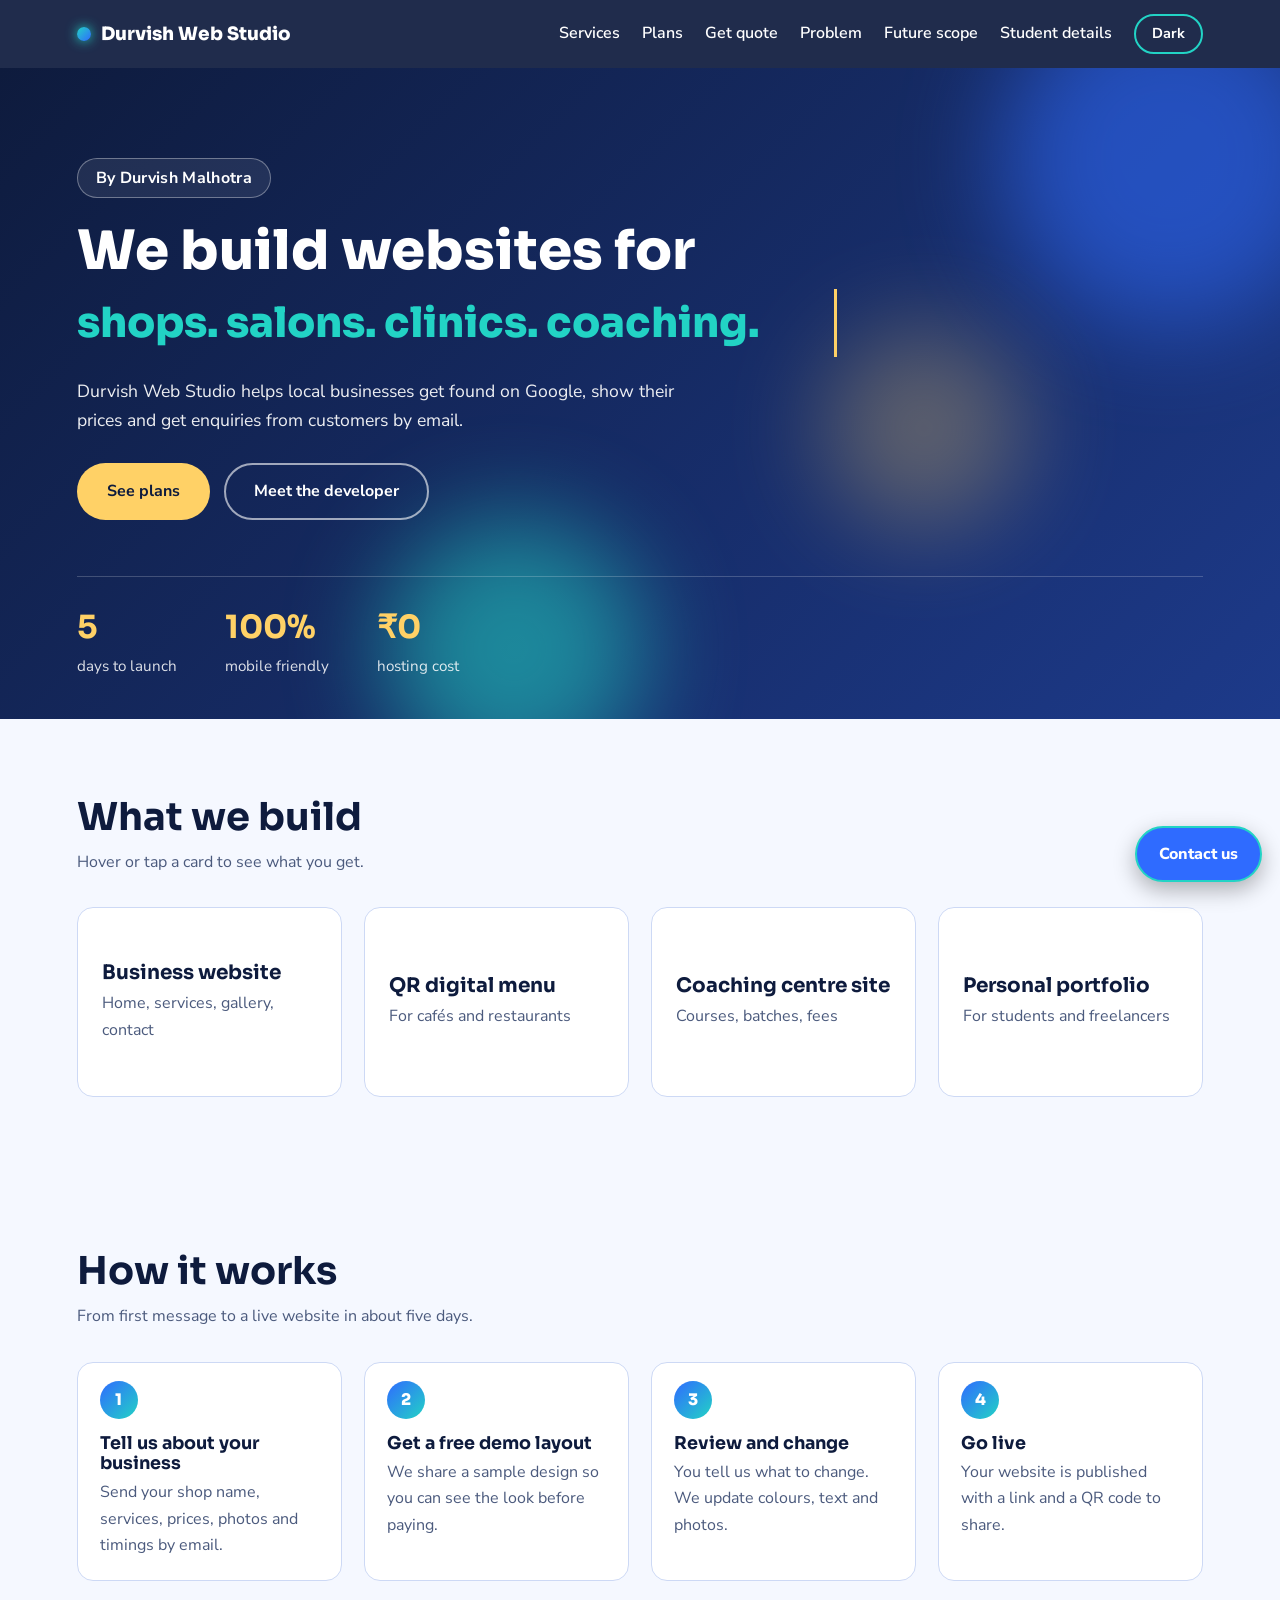
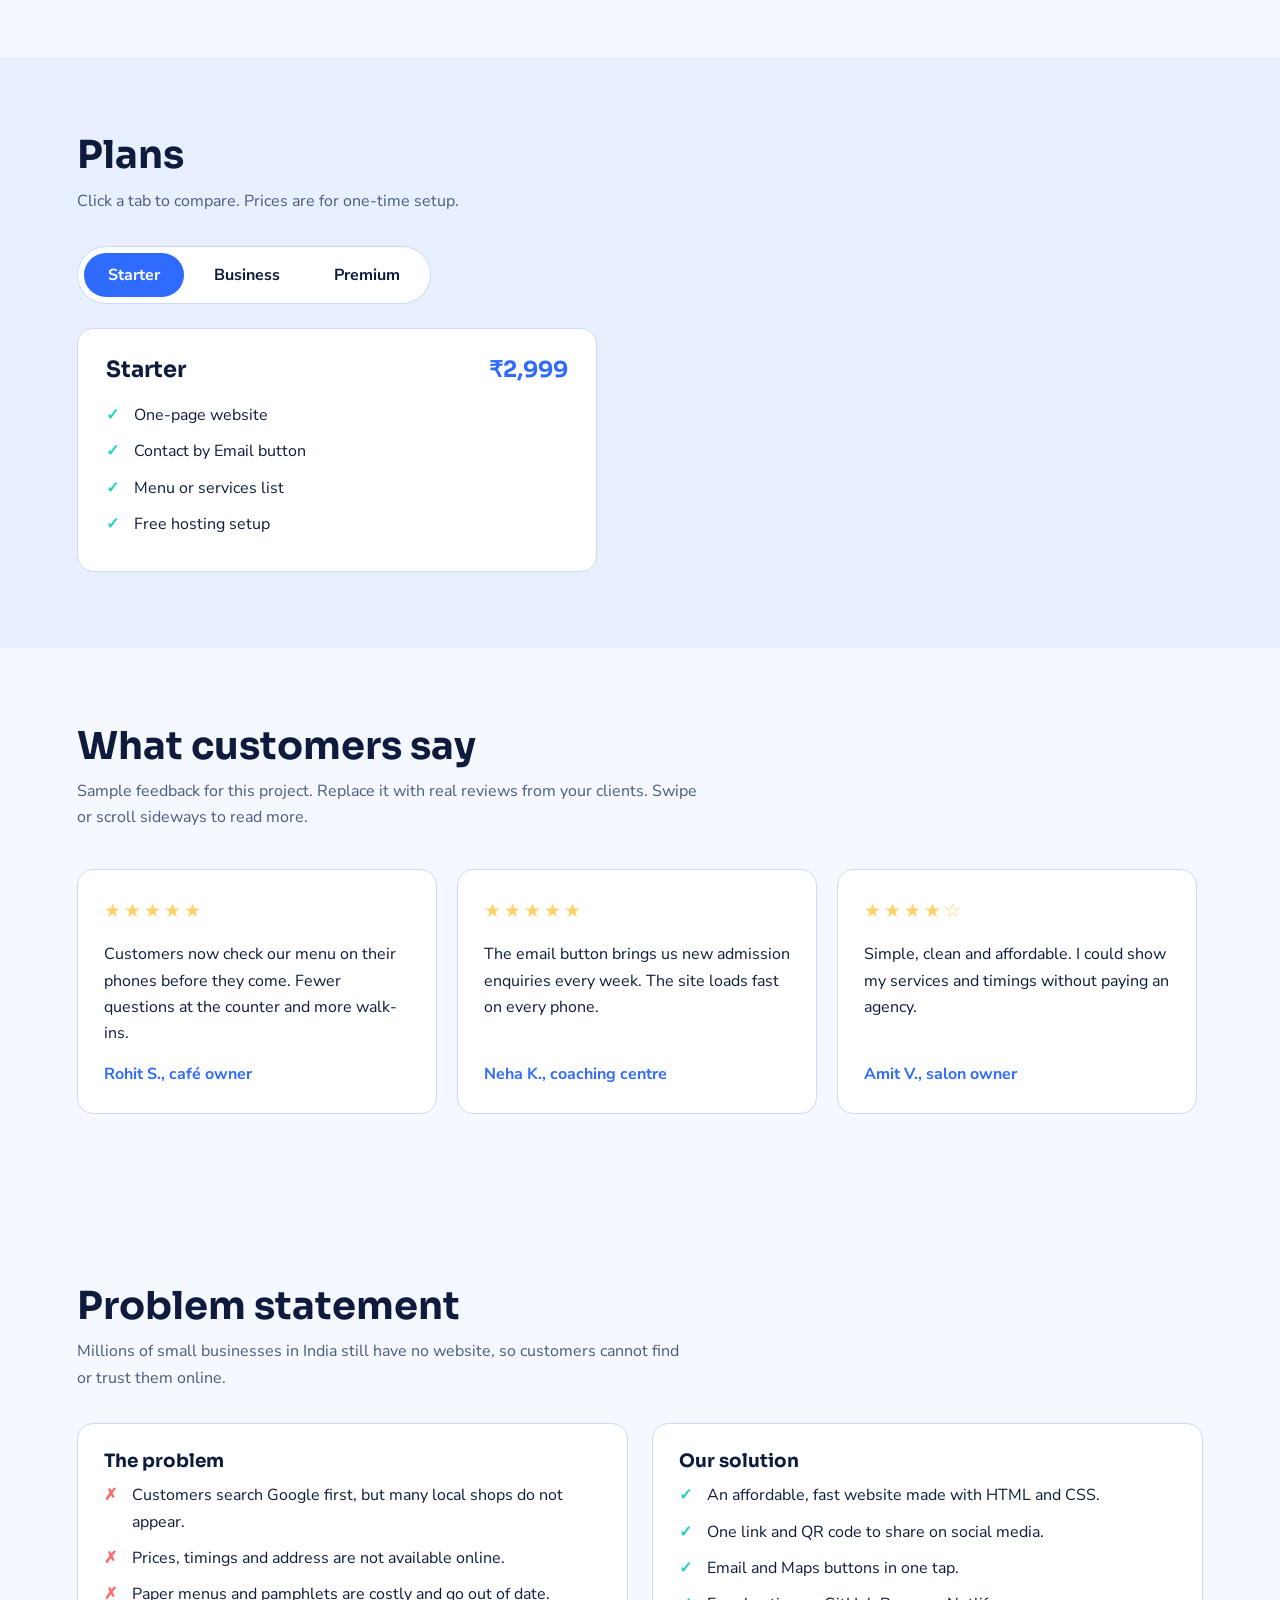
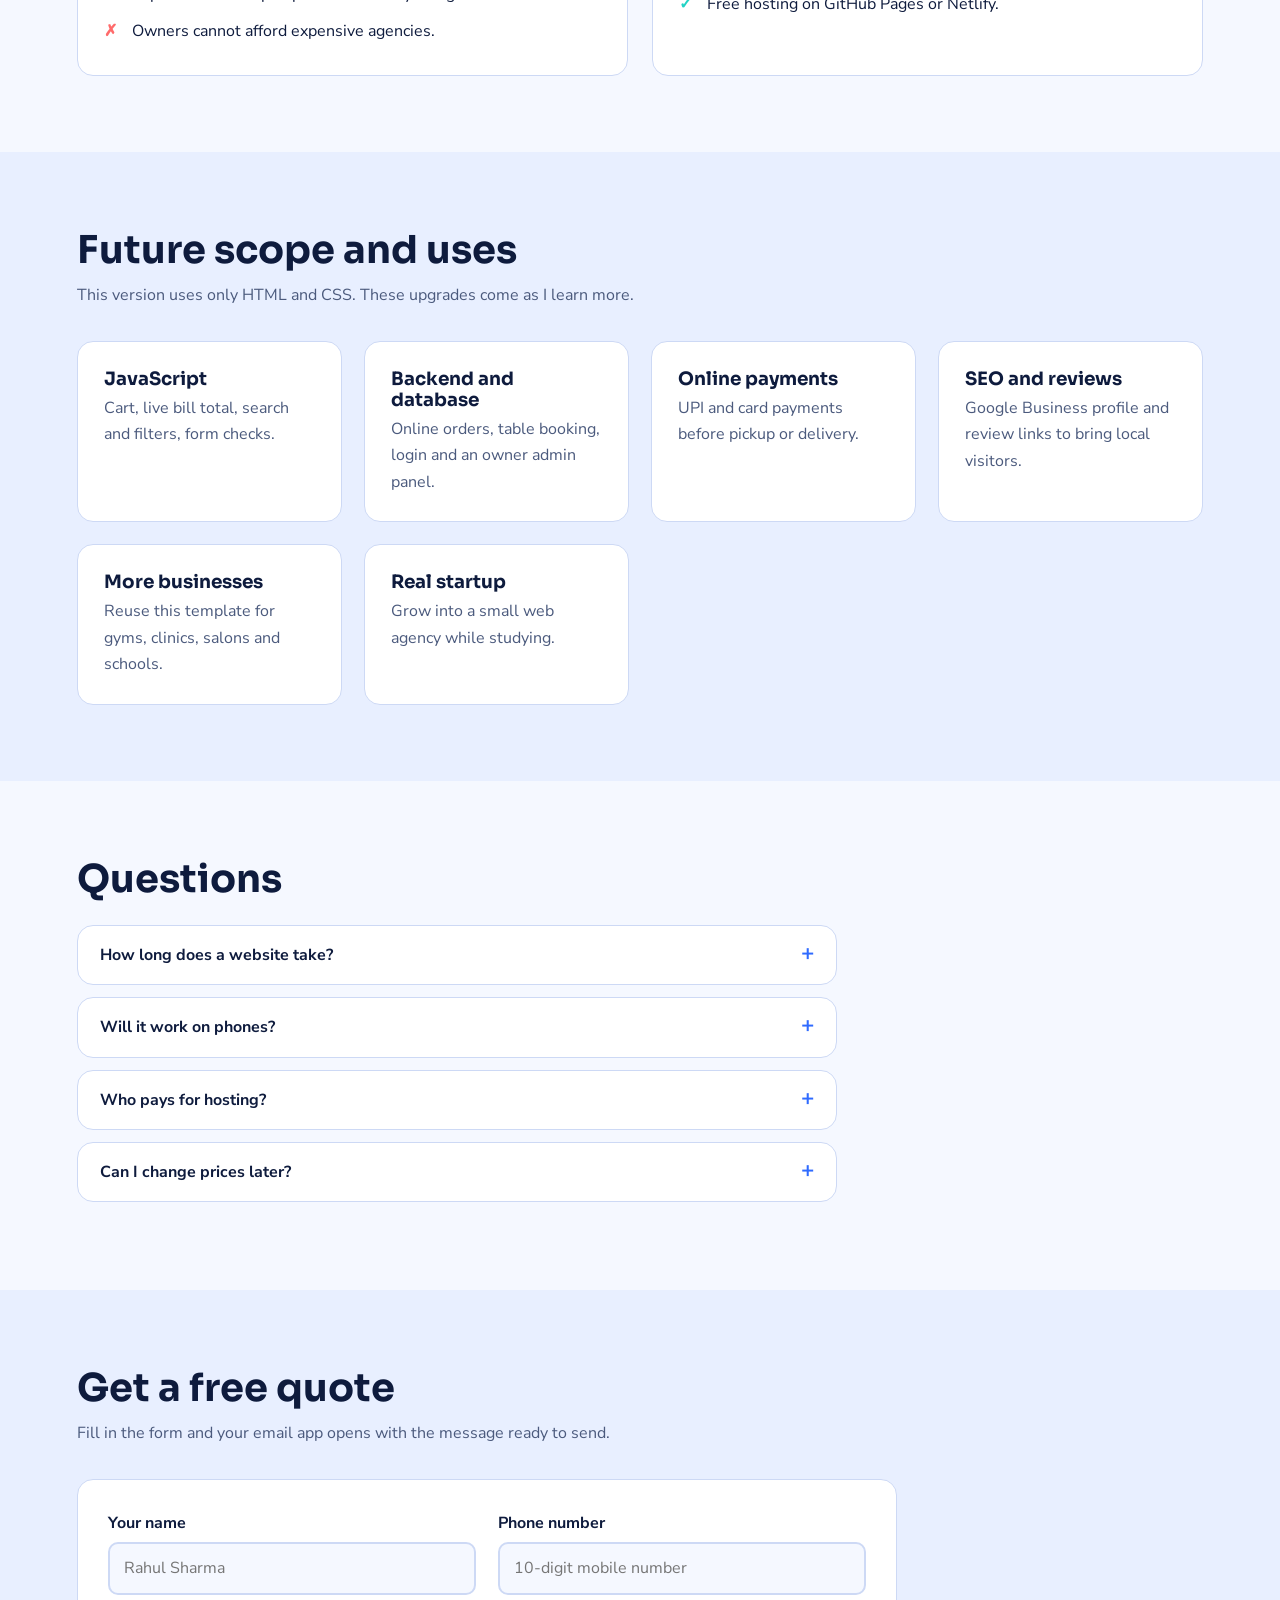
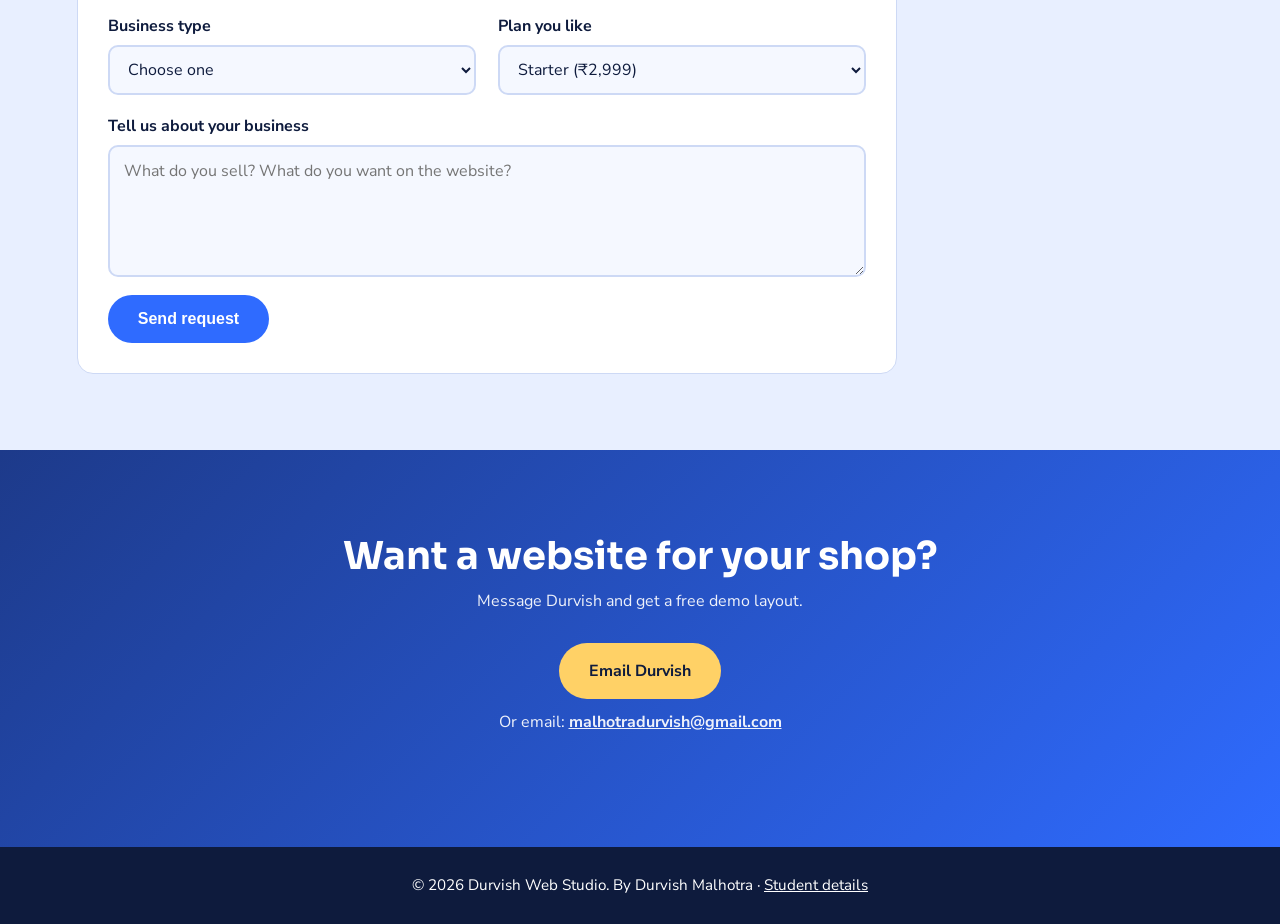
<file: index.html>
<!DOCTYPE html>
<html lang="en">
<head>
  <meta charset="UTF-8">
  <meta name="viewport" content="width=device-width, initial-scale=1">
  <title>Durvish Web Studio | Websites for Local Businesses</title>
  <meta name="description" content="Durvish Web Studio builds fast, mobile-friendly websites for local shops, clinics, salons and coaching centres. By Durvish Malhotra.">
  <link rel="preconnect" href="https://fonts.googleapis.com">
  <link rel="preconnect" href="https://fonts.gstatic.com" crossorigin>
  <link href="https://fonts.googleapis.com/css2?family=Sora:wght@500;700;800&family=Nunito+Sans:wght@400;600;700&display=swap" rel="stylesheet">
  <link rel="stylesheet" href="style.css">
</head>
<body>
  <!-- CSS-only dark mode switch (no JavaScript) -->
  <input type="checkbox" id="theme" class="sr-only" aria-label="Dark mode">

  <header class="site-header">
    <a class="logo" href="index.html"><span class="logo-dot"></span>Durvish Web Studio</a>
    <nav>
      <a href="#services">Services</a>
      <a href="#plans">Plans</a>
      <a href="#quote">Get quote</a>
      <a href="#problem">Problem</a>
      <a href="#future">Future scope</a>
      <a href="student.html">Student details</a>
      <label for="theme" class="theme-btn" title="Switch light or dark mode"><span class="sun">Light</span><span class="moon">Dark</span></label>
    </nav>
  </header>

  <main>
    <!-- HERO -->
    <section class="hero">
      <span class="blob b1"></span>
      <span class="blob b2"></span>
      <span class="blob b3"></span>
      <div class="hero-inner">
        <p class="byline">By Durvish Malhotra</p>
        <h1>We build websites for</h1>
        <p class="typing" aria-label="shops, salons, clinics and coaching centres">shops. salons. clinics. coaching.</p>
        <p class="hero-sub">Durvish Web Studio helps local businesses get found on Google, show their prices and get enquiries from customers by email.</p>
        <div class="btn-row">
          <a class="btn btn-primary" href="#plans">See plans</a>
          <a class="btn btn-ghost" href="student.html">Meet the developer</a>
        </div>
      </div>
      <div class="stats">
        <div><strong>5</strong><span>days to launch</span></div>
        <div><strong>100%</strong><span>mobile friendly</span></div>
        <div><strong>₹0</strong><span>hosting cost</span></div>
      </div>
    </section>

    <!-- SERVICES -->
    <section id="services" class="section">
      <h2>What we build</h2>
      <p class="lead">Hover or tap a card to see what you get.</p>
      <div class="grid">
        <article class="flip">
          <div class="flip-inner">
            <div class="face front"><h3>Business website</h3><p>Home, services, gallery, contact</p></div>
            <div class="face back"><p>A complete 5-page site with your photos, timings, Google Maps and a Contact by Email button.</p></div>
          </div>
        </article>
        <article class="flip">
          <div class="flip-inner">
            <div class="face front"><h3>QR digital menu</h3><p>For cafés and restaurants</p></div>
            <div class="face back"><p>Customers scan a QR code and see your live menu. No more reprinting paper menus.</p></div>
          </div>
        </article>
        <article class="flip">
          <div class="flip-inner">
            <div class="face front"><h3>Coaching centre site</h3><p>Courses, batches, fees</p></div>
            <div class="face back"><p>Show courses, timetable, results and a Join Now button that opens an email to you.</p></div>
          </div>
        </article>
        <article class="flip">
          <div class="flip-inner">
            <div class="face front"><h3>Personal portfolio</h3><p>For students and freelancers</p></div>
            <div class="face back"><p>A clean one-page site with your projects, skills, resume and contact links.</p></div>
          </div>
        </article>
      </div>
    </section>

    <!-- HOW IT WORKS -->
    <section id="process" class="section">
      <h2>How it works</h2>
      <p class="lead">From first message to a live website in about five days.</p>
      <ol class="steps">
        <li><h3>Tell us about your business</h3><p>Send your shop name, services, prices, photos and timings by email.</p></li>
        <li><h3>Get a free demo layout</h3><p>We share a sample design so you can see the look before paying.</p></li>
        <li><h3>Review and change</h3><p>You tell us what to change. We update colours, text and photos.</p></li>
        <li><h3>Go live</h3><p>Your website is published with a link and a QR code to share.</p></li>
      </ol>
    </section>

    <!-- PLANS (CSS-only tabs) -->
    <section id="plans" class="section band">
      <h2>Plans</h2>
      <p class="lead">Click a tab to compare. Prices are for one-time setup.</p>
      <div class="tabs">
        <input type="radio" name="plan" id="p1" checked>
        <input type="radio" name="plan" id="p2">
        <input type="radio" name="plan" id="p3">
        <div class="tab-labels">
          <label for="p1">Starter</label>
          <label for="p2">Business</label>
          <label for="p3">Premium</label>
        </div>
        <div class="tab-panels">
          <div class="panel" id="panel1">
            <h3>Starter <span class="price">₹2,999</span></h3>
            <ul class="ticks"><li>One-page website</li><li>Contact by Email button</li><li>Menu or services list</li><li>Free hosting setup</li></ul>
          </div>
          <div class="panel" id="panel2">
            <h3>Business <span class="price">₹5,999</span></h3>
            <ul class="ticks"><li>Up to 5 pages</li><li>Photo gallery</li><li>Google Maps and timings</li><li>Basic SEO so people can find you</li></ul>
          </div>
          <div class="panel" id="panel3">
            <h3>Premium <span class="price">₹9,999</span></h3>
            <ul class="ticks"><li>Everything in Business</li><li>Custom colours and logo layout</li><li>QR code poster for your shop</li><li>1 month of free changes</li></ul>
          </div>
        </div>
      </div>
    </section>

    <!-- TESTIMONIALS (scroll-snap slider, no JavaScript) -->
    <section id="reviews" class="section">
      <h2>What customers say</h2>
      <p class="lead">Sample feedback for this project. Replace it with real reviews from your clients. Swipe or scroll sideways to read more.</p>
      <div class="reviews" tabindex="0" aria-label="Customer reviews, scroll sideways">
        <figure class="review">
          <div class="stars" role="img" aria-label="5 out of 5 stars">★★★★★</div>
          <blockquote>Customers now check our menu on their phones before they come. Fewer questions at the counter and more walk-ins.</blockquote>
          <figcaption>Rohit S., café owner</figcaption>
        </figure>
        <figure class="review">
          <div class="stars" role="img" aria-label="5 out of 5 stars">★★★★★</div>
          <blockquote>The email button brings us new admission enquiries every week. The site loads fast on every phone.</blockquote>
          <figcaption>Neha K., coaching centre</figcaption>
        </figure>
        <figure class="review">
          <div class="stars" role="img" aria-label="4 out of 5 stars">★★★★☆</div>
          <blockquote>Simple, clean and affordable. I could show my services and timings without paying an agency.</blockquote>
          <figcaption>Amit V., salon owner</figcaption>
        </figure>
        <figure class="review">
          <div class="stars" role="img" aria-label="5 out of 5 stars">★★★★★</div>
          <blockquote>The QR code poster at our counter saved us from reprinting menus every time prices change.</blockquote>
          <figcaption>Pooja M., restaurant manager</figcaption>
        </figure>
      </div>
    </section>

    <!-- PROBLEM STATEMENT -->
    <section id="problem" class="section">
      <h2>Problem statement</h2>
      <p class="lead">Millions of small businesses in India still have no website, so customers cannot find or trust them online.</p>
      <div class="two-col">
        <div class="note">
          <h3>The problem</h3>
          <ul class="ticks cross">
            <li>Customers search Google first, but many local shops do not appear.</li>
            <li>Prices, timings and address are not available online.</li>
            <li>Paper menus and pamphlets are costly and go out of date.</li>
            <li>Owners cannot afford expensive agencies.</li>
          </ul>
        </div>
        <div class="note">
          <h3>Our solution</h3>
          <ul class="ticks">
            <li>An affordable, fast website made with HTML and CSS.</li>
            <li>One link and QR code to share on social media.</li>
            <li>Email and Maps buttons in one tap.</li>
            <li>Free hosting on GitHub Pages or Netlify.</li>
          </ul>
        </div>
      </div>
    </section>

    <!-- FUTURE SCOPE -->
    <section id="future" class="section band">
      <h2>Future scope and uses</h2>
      <p class="lead">This version uses only HTML and CSS. These upgrades come as I learn more.</p>
      <div class="grid">
        <div class="note"><h3>JavaScript</h3><p>Cart, live bill total, search and filters, form checks.</p></div>
        <div class="note"><h3>Backend and database</h3><p>Online orders, table booking, login and an owner admin panel.</p></div>
        <div class="note"><h3>Online payments</h3><p>UPI and card payments before pickup or delivery.</p></div>
        <div class="note"><h3>SEO and reviews</h3><p>Google Business profile and review links to bring local visitors.</p></div>
        <div class="note"><h3>More businesses</h3><p>Reuse this template for gyms, clinics, salons and schools.</p></div>
        <div class="note"><h3>Real startup</h3><p>Grow into a small web agency while studying.</p></div>
      </div>
    </section>

    <!-- FAQ -->
    <section class="section">
      <h2>Questions</h2>
      <div class="faq">
        <details><summary>How long does a website take?</summary><p>A Starter site takes about 2 days. A Business site takes about 5 days after you send photos and details.</p></details>
        <details><summary>Will it work on phones?</summary><p>Yes. Every site is responsive and tested on small screens first.</p></details>
        <details><summary>Who pays for hosting?</summary><p>Hosting on GitHub Pages or Netlify is free. A custom domain name costs extra, about ₹800 a year.</p></details>
        <details><summary>Can I change prices later?</summary><p>Yes. Prices live in simple text and can be changed quickly.</p></details>
      </div>
    </section>

    <!-- QUOTE FORM (HTML validation + mailto, no JavaScript) -->
    <section id="quote" class="section band">
      <h2>Get a free quote</h2>
      <p class="lead">Fill in the form and your email app opens with the message ready to send.</p>
      <form class="quote-form" action="mailto:malhotradurvish@gmail.com" method="post" enctype="text/plain">
        <div class="field">
          <label for="q-name">Your name</label>
          <input type="text" id="q-name" name="Name" placeholder="Rahul Sharma" required autocomplete="name">
        </div>
        <div class="field">
          <label for="q-phone">Phone number</label>
          <input type="tel" id="q-phone" name="Phone" placeholder="10-digit mobile number" pattern="[0-9]{10}" title="Enter a 10-digit mobile number" required autocomplete="tel">
        </div>
        <div class="field">
          <label for="q-type">Business type</label>
          <select id="q-type" name="Business type" required>
            <option value="" disabled selected>Choose one</option>
            <option>Café or restaurant</option>
            <option>Salon or spa</option>
            <option>Clinic or hospital</option>
            <option>Coaching centre</option>
            <option>Shop or store</option>
            <option>Other</option>
          </select>
        </div>
        <div class="field">
          <label for="q-plan">Plan you like</label>
          <select id="q-plan" name="Plan">
            <option>Starter (₹2,999)</option>
            <option>Business (₹5,999)</option>
            <option>Premium (₹9,999)</option>
            <option>Not sure yet</option>
          </select>
        </div>
        <div class="field wide">
          <label for="q-msg">Tell us about your business</label>
          <textarea id="q-msg" name="Message" rows="4" placeholder="What do you sell? What do you want on the website?"></textarea>
        </div>
        <button class="btn btn-primary" type="submit">Send request</button>
      </form>
    </section>

    <!-- CONTACT -->
    <section id="contact" class="cta">
      <h2>Want a website for your shop?</h2>
      <p>Message Durvish and get a free demo layout.</p>
      <div class="btn-row center">
        <a class="btn btn-primary" href="https://mail.google.com/mail/?view=cm&amp;fs=1&amp;to=malhotradurvish%40gmail.com&amp;su=Website%20enquiry" target="_blank" rel="noopener noreferrer">Email Durvish</a>
      </div>
      <p class="mail">Or email: <a href="mailto:malhotradurvish@gmail.com">malhotradurvish@gmail.com</a></p>
    </section>
  </main>

  <footer>
    <p>© 2026 Durvish Web Studio. By Durvish Malhotra · <a href="student.html">Student details</a></p>
  </footer>
  <a class="mail-float" href="#contact" aria-label="Go to the contact section">Contact us</a>
</body>
</html>
</file>
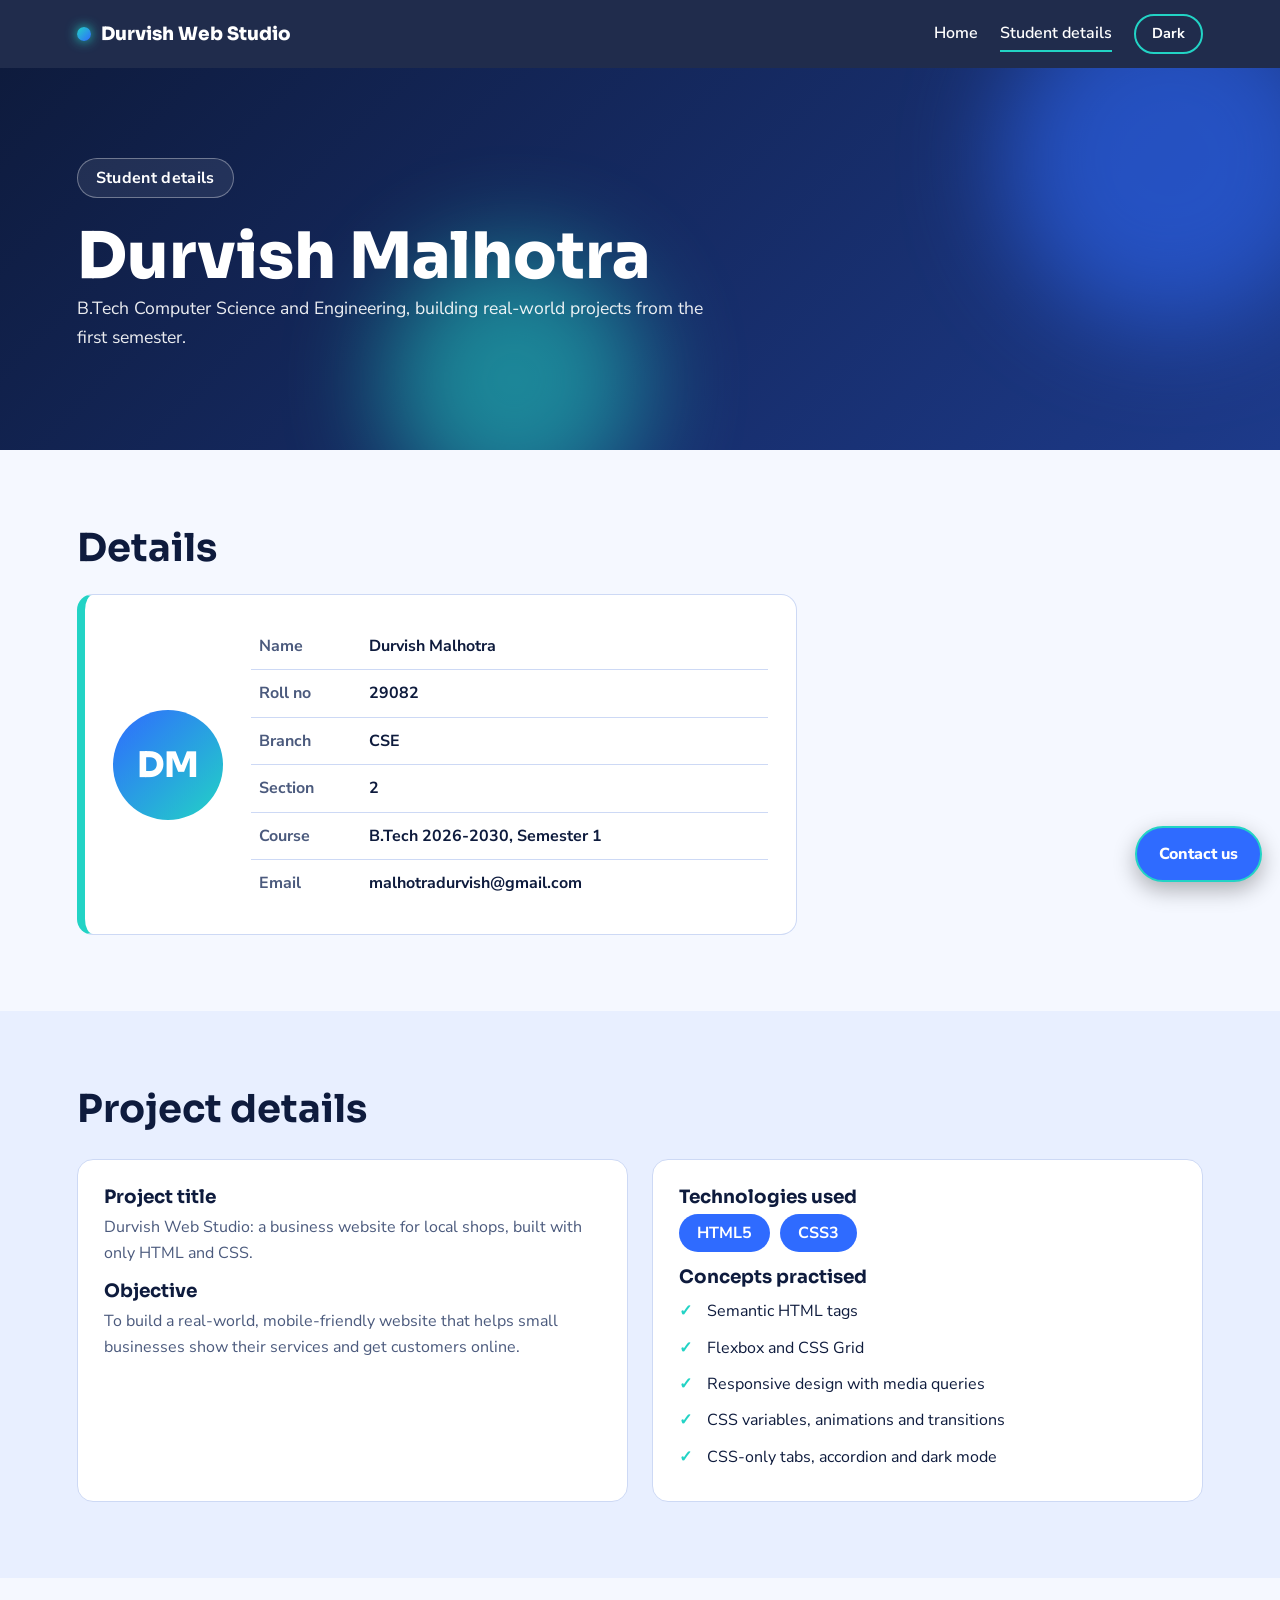
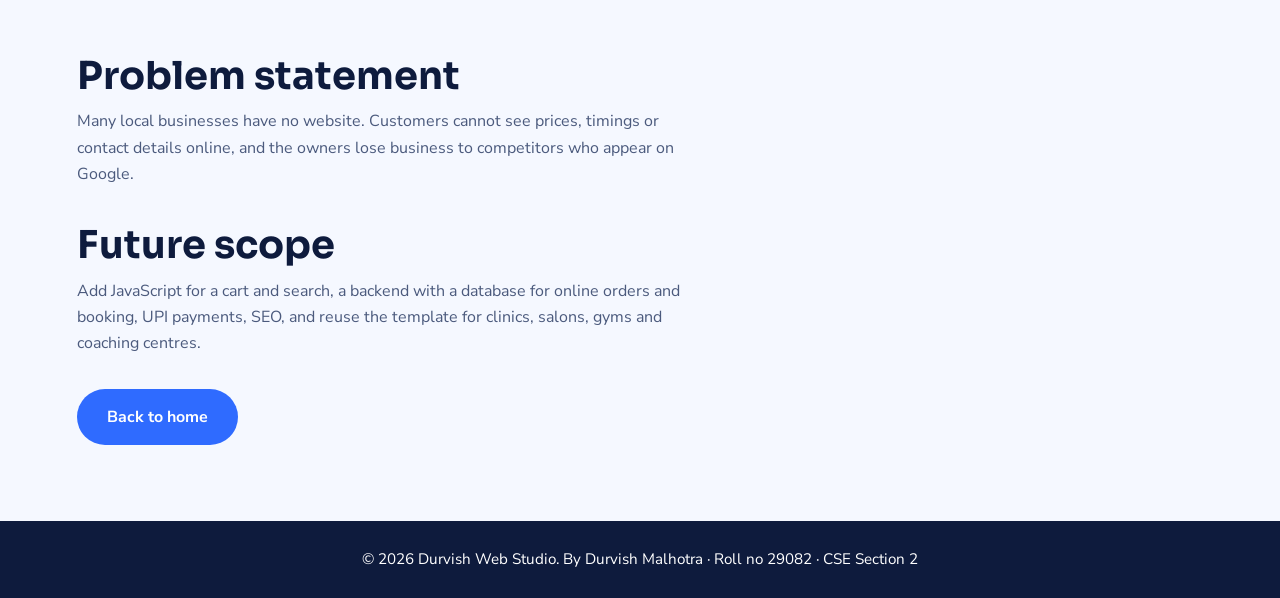
<file: student.html>
<!DOCTYPE html>
<html lang="en">
<head>
  <meta charset="UTF-8">
  <meta name="viewport" content="width=device-width, initial-scale=1">
  <title>Student Details | Durvish Web Studio</title>
  <meta name="description" content="Student details and project information of Durvish Malhotra, B.Tech CSE.">
  <link rel="preconnect" href="https://fonts.googleapis.com">
  <link rel="preconnect" href="https://fonts.gstatic.com" crossorigin>
  <link href="https://fonts.googleapis.com/css2?family=Sora:wght@500;700;800&family=Nunito+Sans:wght@400;600;700&display=swap" rel="stylesheet">
  <link rel="stylesheet" href="style.css">
</head>
<body>
  <input type="checkbox" id="theme" class="sr-only" aria-label="Dark mode">

  <header class="site-header">
    <a class="logo" href="index.html"><span class="logo-dot"></span>Durvish Web Studio</a>
    <nav>
      <a href="index.html">Home</a>
      <a href="student.html" aria-current="page">Student details</a>
      <label for="theme" class="theme-btn" title="Switch light or dark mode"><span class="sun">Light</span><span class="moon">Dark</span></label>
    </nav>
  </header>

  <main>
    <section class="page-hero">
      <span class="blob b1"></span>
      <span class="blob b2"></span>
      <div class="hero-inner">
        <p class="byline">Student details</p>
        <h1>Durvish Malhotra</h1>
        <p class="hero-sub">B.Tech Computer Science and Engineering, building real-world projects from the first semester.</p>
      </div>
    </section>

    <!-- STUDENT DETAILS -->
    <section class="section">
      <h2>Details</h2>
      <div class="id-card">
        <div class="avatar" aria-hidden="true">DM</div>
        <table class="details">
          <tr><th>Name</th><td>Durvish Malhotra</td></tr>
          <tr><th>Roll no</th><td>29082</td></tr>
          <tr><th>Branch</th><td>CSE</td></tr>
          <tr><th>Section</th><td>2</td></tr>
          <tr><th>Course</th><td>B.Tech 2026-2030, Semester 1</td></tr>
          <tr><th>Email</th><td><a href="mailto:malhotradurvish@gmail.com">malhotradurvish@gmail.com</a></td></tr>
        </table>
      </div>
    </section>

    <!-- PROJECT -->
    <section class="section band">
      <h2>Project details</h2>
      <div class="two-col">
        <div class="note">
          <h3>Project title</h3>
          <p>Durvish Web Studio: a business website for local shops, built with only HTML and CSS.</p>
          <h3>Objective</h3>
          <p>To build a real-world, mobile-friendly website that helps small businesses show their services and get customers online.</p>
        </div>
        <div class="note">
          <h3>Technologies used</h3>
          <ul class="chips"><li>HTML5</li><li>CSS3</li></ul>
          <h3>Concepts practised</h3>
          <ul class="ticks">
            <li>Semantic HTML tags</li>
            <li>Flexbox and CSS Grid</li>
            <li>Responsive design with media queries</li>
            <li>CSS variables, animations and transitions</li>
            <li>CSS-only tabs, accordion and dark mode</li>
          </ul>
        </div>
      </div>
    </section>

    <section class="section">
      <h2>Problem statement</h2>
      <p class="lead">Many local businesses have no website. Customers cannot see prices, timings or contact details online, and the owners lose business to competitors who appear on Google.</p>
      <h2 class="sub">Future scope</h2>
      <p class="lead">Add JavaScript for a cart and search, a backend with a database for online orders and booking, UPI payments, SEO, and reuse the template for clinics, salons, gyms and coaching centres.</p>
      <div class="btn-row">
        <a class="btn btn-primary" href="index.html">Back to home</a>
      </div>
    </section>
  </main>

  <footer>
    <p>© 2026 Durvish Web Studio. By Durvish Malhotra · Roll no 29082 · CSE Section 2</p>
  </footer>
  <a class="mail-float" href="index.html#contact" aria-label="Go to the contact section on the home page">Contact us</a>
</body>
</html>
</file>
<file: style.css>
/* ============ Design tokens (light mode) ============ */
:root {
  --bg: #f5f8ff;
  --bg-alt: #e8efff;
  --surface: #ffffff;
  --text: #0e1b3d;
  --muted: #4b5a7d;
  --line: #cdd9f5;
  --blue: #2f6bff;
  --aqua: #22d3c5;
  --sun: #ffd166;
  --hero-from: #0e1b3d;
  --hero-to: #1d3a8a;
  --radius: 16px;
  --font-head: "Sora", "Segoe UI", Arial, sans-serif;
  --font-body: "Nunito Sans", "Segoe UI", Arial, sans-serif;
}

/* ============ Dark mode: CSS-only, using the checkbox ============ */
html:has(#theme:checked) {
  --bg: #0a1126;
  --bg-alt: #101a38;
  --surface: #16224a;
  --text: #eaf0ff;
  --muted: #a9b7dc;
  --line: #2a3a6e;
  --hero-from: #050a18;
  --hero-to: #14286b;
}

/* ============ Reset and base ============ */
* { box-sizing: border-box; margin: 0; padding: 0; }
html { scroll-behavior: smooth; scroll-padding-top: 76px; }
body {
  font-family: var(--font-body);
  background: var(--bg);
  color: var(--text);
  line-height: 1.65;
  transition: background 0.3s, color 0.3s;
}
a { color: inherit; }
h1, h2, h3 { font-family: var(--font-head); line-height: 1.15; }
:focus-visible { outline: 3px solid var(--sun); outline-offset: 3px; }
.sr-only { position: absolute; opacity: 0; width: 1px; height: 1px; pointer-events: none; }
html:has(#theme:focus-visible) .theme-btn { outline: 3px solid var(--sun); outline-offset: 3px; }

/* ============ Navbar ============ */
.site-header {
  position: sticky; top: 0; z-index: 20;
  display: flex; flex-wrap: wrap; align-items: center; justify-content: space-between;
  gap: 8px 24px; padding: 14px 6vw;
  background: rgba(14, 27, 61, 0.92);
  backdrop-filter: blur(10px);
  color: #fff;
}
.logo { display: flex; align-items: center; gap: 10px; font-family: var(--font-head); font-weight: 800; font-size: 1.15rem; text-decoration: none; }
.logo-dot { width: 14px; height: 14px; border-radius: 50%; background: linear-gradient(135deg, var(--aqua), var(--blue)); box-shadow: 0 0 12px var(--aqua); }
.site-header nav { display: flex; flex-wrap: wrap; align-items: center; gap: 6px 22px; }
.site-header nav a { text-decoration: none; font-weight: 600; padding: 4px 0; border-bottom: 2px solid transparent; transition: border-color 0.2s; }
.site-header nav a:hover, .site-header nav a[aria-current] { border-color: var(--aqua); }

.theme-btn { cursor: pointer; padding: 6px 16px; border-radius: 999px; border: 2px solid var(--aqua); font-weight: 700; font-size: 0.9rem; transition: background 0.2s, color 0.2s; }
.theme-btn:hover { background: var(--aqua); color: #0e1b3d; }
.theme-btn .sun { display: none; }
html:has(#theme:checked) .theme-btn .sun { display: inline; }
html:has(#theme:checked) .theme-btn .moon { display: none; }

/* ============ Hero ============ */
.hero, .page-hero {
  position: relative; overflow: hidden; color: #fff;
  background: linear-gradient(135deg, var(--hero-from), var(--hero-to));
  padding: 90px 6vw 40px;
}
.page-hero { padding-bottom: 70px; }
.hero-inner { position: relative; z-index: 1; max-width: 760px; }
.byline {
  display: inline-block; padding: 6px 18px; margin-bottom: 22px;
  border-radius: 999px; border: 1px solid rgba(255,255,255,0.35);
  background: rgba(255,255,255,0.08); font-weight: 700; letter-spacing: 0.02em;
}
.hero h1, .page-hero h1 { font-size: clamp(2rem, 6vw, 4rem); font-weight: 800; }
.hero h1 { font-size: clamp(1.8rem, 5vw, 3.4rem); }

/* Typing effect: pure CSS, one orchestrated moment on the home page */
.typing {
  display: block; width: 0; max-width: 100%; overflow: hidden; white-space: nowrap;
  font-family: var(--font-head); font-weight: 800;
  font-size: clamp(1.1rem, 4.4vw, 2.6rem);
  color: var(--aqua);
  border-right: 3px solid var(--sun);
  margin: 6px 0 20px;
  animation: type 3.2s steps(33) 0.4s forwards, caret 0.8s step-end infinite;
}
@keyframes type { to { width: 33ch; } }
@keyframes caret { 50% { border-color: transparent; } }

.hero-sub { max-width: 58ch; font-size: 1.1rem; opacity: 0.92; margin-bottom: 28px; }

/* Floating background shapes */
.blob { position: absolute; border-radius: 50%; filter: blur(50px); opacity: 0.55; animation: float 9s ease-in-out infinite alternate; }
.b1 { width: 340px; height: 340px; background: var(--blue); top: -80px; right: -60px; }
.b2 { width: 260px; height: 260px; background: var(--aqua); bottom: -60px; left: 30%; animation-delay: -3s; }
.b3 { width: 200px; height: 200px; background: var(--sun); top: 40%; right: 20%; opacity: 0.3; animation-delay: -6s; }
@keyframes float { to { transform: translate(30px, 40px) scale(1.12); } }

.stats { position: relative; z-index: 1; display: flex; flex-wrap: wrap; gap: 14px 48px; margin-top: 56px; padding-top: 24px; border-top: 1px solid rgba(255,255,255,0.2); }
.stats div { display: flex; flex-direction: column; }
.stats strong { font-family: var(--font-head); font-size: 2rem; color: var(--sun); }
.stats span { font-size: 0.95rem; opacity: 0.85; }

/* ============ Buttons ============ */
.btn-row { display: flex; flex-wrap: wrap; gap: 14px; }
.btn-row.center { justify-content: center; }
.btn { display: inline-block; padding: 13px 28px; border-radius: 999px; font-weight: 700; text-decoration: none; border: 2px solid transparent; transition: transform 0.15s, box-shadow 0.2s, background 0.2s; }
.btn:hover { transform: translateY(-3px); box-shadow: 0 10px 24px rgba(0,0,0,0.25); }
.btn-primary { background: var(--sun); color: #0e1b3d; }
.btn-ghost { border-color: rgba(255,255,255,0.6); color: #fff; }
.btn-ghost:hover { background: rgba(255,255,255,0.14); }
.section .btn-primary { background: var(--blue); color: #fff; }

/* ============ Sections ============ */
.section { padding: 76px 6vw; }
.band { background: var(--bg-alt); }
.section h2, .cta h2 { font-size: clamp(1.7rem, 4vw, 2.4rem); }
.section h2.sub { margin-top: 36px; }
.lead { max-width: 62ch; margin: 10px 0 32px; color: var(--muted); }

.grid { display: grid; grid-template-columns: repeat(auto-fit, minmax(240px, 1fr)); gap: 22px; }
.two-col { display: grid; grid-template-columns: repeat(auto-fit, minmax(290px, 1fr)); gap: 24px; margin-top: 28px; }

.note { background: var(--surface); border: 1px solid var(--line); border-radius: var(--radius); padding: 26px; transition: transform 0.2s, border-color 0.2s; }
.note:hover { transform: translateY(-4px); border-color: var(--blue); }
.note h3 { font-size: 1.15rem; margin: 14px 0 6px; }
.note h3:first-child { margin-top: 0; }
.note p { color: var(--muted); }

/* ============ Flip cards (hover or tap) ============ */
.flip { perspective: 900px; height: 190px; }
.flip-inner { position: relative; width: 100%; height: 100%; transition: transform 0.6s; transform-style: preserve-3d; }
.flip:hover .flip-inner { transform: rotateY(180deg); }
.face { position: absolute; inset: 0; backface-visibility: hidden; -webkit-backface-visibility: hidden; border-radius: var(--radius); padding: 24px; display: flex; flex-direction: column; justify-content: center; }
.front { background: var(--surface); border: 1px solid var(--line); }
.front h3 { font-size: 1.25rem; margin-bottom: 6px; }
.front p { color: var(--muted); }
.back { transform: rotateY(180deg); background: linear-gradient(135deg, var(--blue), #1d3a8a); color: #fff; }

/* ============ Tabs (radio buttons, no JavaScript) ============ */
.tabs input { position: absolute; opacity: 0; pointer-events: none; }
.tab-labels { display: inline-flex; gap: 6px; padding: 6px; border-radius: 999px; background: var(--surface); border: 1px solid var(--line); margin-bottom: 24px; }
.tab-labels label { cursor: pointer; padding: 9px 24px; border-radius: 999px; font-weight: 700; transition: background 0.2s, color 0.2s; }
.tab-labels label:hover { background: var(--bg-alt); }
#p1:checked ~ .tab-labels label[for="p1"],
#p2:checked ~ .tab-labels label[for="p2"],
#p3:checked ~ .tab-labels label[for="p3"] { background: var(--blue); color: #fff; }
#p1:focus-visible ~ .tab-labels label[for="p1"],
#p2:focus-visible ~ .tab-labels label[for="p2"],
#p3:focus-visible ~ .tab-labels label[for="p3"] { outline: 3px solid var(--sun); }
.panel { display: none; max-width: 520px; background: var(--surface); border: 1px solid var(--line); border-radius: var(--radius); padding: 28px; }
.panel h3 { display: flex; justify-content: space-between; align-items: baseline; gap: 12px; font-size: 1.4rem; margin-bottom: 14px; }
.price { color: var(--blue); }
#p1:checked ~ .tab-panels #panel1,
#p2:checked ~ .tab-panels #panel2,
#p3:checked ~ .tab-panels #panel3 { display: block; animation: pop 0.35s ease; }
@keyframes pop { from { opacity: 0; transform: translateY(8px); } }

/* ============ Lists ============ */
.ticks { list-style: none; }
.ticks li { position: relative; padding: 5px 0 5px 28px; }
.ticks li::before { content: "✓"; position: absolute; left: 0; color: var(--aqua); font-weight: 800; }
.ticks.cross li::before { content: "✗"; color: #ff6b6b; }
.chips { list-style: none; display: flex; gap: 10px; flex-wrap: wrap; margin-bottom: 8px; }
.chips li { padding: 6px 18px; border-radius: 999px; background: var(--blue); color: #fff; font-weight: 700; }

/* ============ FAQ (details and summary) ============ */
.faq { max-width: 760px; margin-top: 24px; }
.faq details { background: var(--surface); border: 1px solid var(--line); border-radius: var(--radius); padding: 16px 22px; margin-bottom: 12px; transition: border-color 0.2s; }
.faq details[open] { border-color: var(--blue); }
.faq summary { cursor: pointer; font-weight: 700; list-style: none; display: flex; justify-content: space-between; gap: 12px; }
.faq summary::-webkit-details-marker { display: none; }
.faq summary::after { content: "+"; font-size: 1.4rem; line-height: 1; color: var(--blue); transition: transform 0.25s; }
.faq details[open] summary::after { transform: rotate(45deg); }
.faq p { margin-top: 10px; color: var(--muted); }

/* ============ CTA ============ */
.cta { text-align: center; padding: 84px 6vw; color: #fff; background: linear-gradient(135deg, var(--hero-to), var(--blue)); }
.cta p { margin: 10px 0 28px; opacity: 0.92; }

/* ============ Student page ============ */
.id-card { display: flex; flex-wrap: wrap; gap: 28px; align-items: center; margin-top: 24px; max-width: 720px; padding: 28px; background: var(--surface); border: 1px solid var(--line); border-left: 8px solid var(--aqua); border-radius: var(--radius); }
.avatar { width: 110px; height: 110px; border-radius: 50%; display: grid; place-items: center; font-family: var(--font-head); font-size: 2.2rem; font-weight: 800; color: #fff; background: linear-gradient(135deg, var(--blue), var(--aqua)); }
.details { border-collapse: collapse; flex: 1; min-width: 240px; }
.details th, .details td { padding: 10px 8px; text-align: left; border-bottom: 1px solid var(--line); }
.details th { width: 110px; color: var(--muted); font-weight: 700; }
.details tr:last-child th, .details tr:last-child td { border-bottom: none; }
.details td { font-weight: 700; }

/* ============ Footer ============ */
footer { background: #0e1b3d; color: #fff; text-align: center; padding: 26px 6vw; font-size: 0.95rem; }
footer a { text-decoration: underline; }

/* ============ Responsive and accessibility ============ */
@media (max-width: 700px) {
  .hero { padding-top: 64px; }
  .section { padding: 56px 6vw; }
  .tab-labels label { padding: 9px 16px; }
}
@media (prefers-reduced-motion: reduce) {
  html { scroll-behavior: auto; }
  *, *::before, *::after { animation-duration: 0.01ms !important; animation-delay: 0s !important; transition-duration: 0.01ms !important; }
  .typing { width: auto; border-right: none; }
}

/* ============ Contact email line ============ */
.mail { margin-top: 22px; }
.mail a { text-decoration: underline; font-weight: 700; word-break: break-all; }
.details td a { text-decoration: none; word-break: break-all; }
.details td a:hover { text-decoration: underline; }

/* ============ How it works: numbered steps (a real sequence) ============ */
.steps { list-style: none; counter-reset: step; display: grid; grid-template-columns: repeat(auto-fit, minmax(220px, 1fr)); gap: 22px; margin-top: 8px; }
.steps li { counter-increment: step; position: relative; padding: 70px 22px 22px; background: var(--surface); border: 1px solid var(--line); border-radius: var(--radius); transition: transform 0.2s, border-color 0.2s; }
.steps li:hover { transform: translateY(-4px); border-color: var(--blue); }
.steps li::before { content: counter(step); position: absolute; top: 18px; left: 22px; width: 38px; height: 38px; display: grid; place-items: center; border-radius: 50%; font-family: var(--font-head); font-weight: 800; color: #fff; background: linear-gradient(135deg, var(--blue), var(--aqua)); }
.steps h3 { font-size: 1.1rem; margin-bottom: 6px; }
.steps p { color: var(--muted); }

/* ============ Testimonials: scroll-snap slider ============ */
.reviews { display: flex; gap: 20px; overflow-x: auto; padding: 6px 2px 18px; scroll-snap-type: x mandatory; -webkit-overflow-scrolling: touch; scrollbar-color: var(--blue) var(--bg-alt); }
.review { flex: 0 0 min(360px, 85%); scroll-snap-align: start; background: var(--surface); border: 1px solid var(--line); border-radius: var(--radius); padding: 26px; display: flex; flex-direction: column; gap: 14px; }
.stars { color: var(--sun); font-size: 1.2rem; letter-spacing: 3px; }
.review blockquote { flex: 1; }
.review figcaption { font-weight: 700; color: var(--blue); }

/* ============ Quote form ============ */
.quote-form { display: grid; grid-template-columns: repeat(auto-fit, minmax(260px, 1fr)); gap: 18px 22px; max-width: 820px; margin-top: 8px; padding: 30px; background: var(--surface); border: 1px solid var(--line); border-radius: var(--radius); }
.field { display: flex; flex-direction: column; gap: 6px; }
.field.wide, .quote-form .btn { grid-column: 1 / -1; }
.quote-form label { font-weight: 700; }
.quote-form input, .quote-form select, .quote-form textarea {
  font: inherit; color: var(--text); background: var(--bg); border: 2px solid var(--line); border-radius: 10px; padding: 11px 14px; transition: border-color 0.2s, box-shadow 0.2s;
}
.quote-form input:focus, .quote-form select:focus, .quote-form textarea:focus { outline: none; border-color: var(--blue); box-shadow: 0 0 0 4px rgba(47, 107, 255, 0.2); }
.quote-form input:user-invalid, .quote-form select:user-invalid { border-color: #ff6b6b; }
.quote-form input:user-valid { border-color: var(--aqua); }
.quote-form .btn { justify-self: start; cursor: pointer; font-size: 1rem; background: var(--blue); color: #fff; }

/* ============ Floating Contact us button ============ */
.mail-float { position: fixed; right: 18px; bottom: 18px; z-index: 30; padding: 13px 22px; border-radius: 999px; background: var(--blue); color: #fff; border: 2px solid var(--aqua); font-weight: 800; text-decoration: none; box-shadow: 0 8px 22px rgba(0,0,0,0.3); transition: transform 0.2s; }
.mail-float:hover { transform: translateY(-3px) scale(1.04); }
</file>
